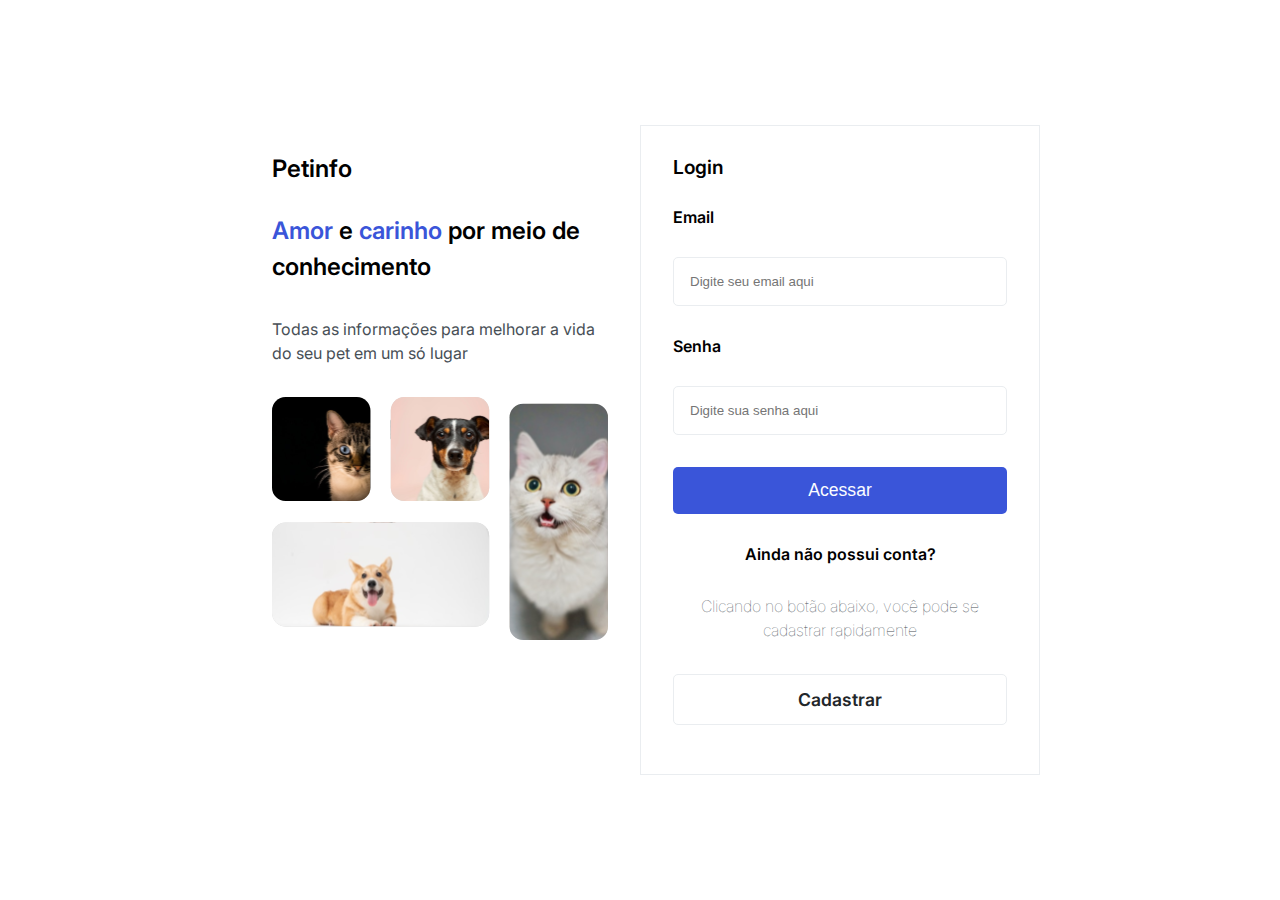
<file: index.html>
<!DOCTYPE html>
<html lang="en">
<head>
    <meta charset="UTF-8">
    <meta http-equiv="X-UA-Compatible" content="IE=edge">
    <meta name="viewport" content="width=device-width, initial-scale=1.0">
    <link rel="stylesheet" href="./src/styles/reset.css">
    <link rel="stylesheet" href="./src/styles/globalStyles.css">
    <link rel="stylesheet" href="./src/styles/toast.css">
    <link rel="stylesheet" href="./src/styles/login.css">
    <title>Document</title>
</head>
<body>
    <main>
        <div class="brandLogin__container">
            <h1>Petinfo</h1>
            <p><span>Amor</span> e <span>carinho</span> por meio de conhecimento</p>
            <span>Todas as informações para melhorar a vida do seu pet em um só lugar</span>
            <img src="./src/assets/img-login.svg" alt="">
        </div>
        <div class="loginForm__container">
            <h2>Login</h2>
            <span>Email</span>
            <input type="text" name="email" id="email" class="login__email-input login__input" placeholder="Digite seu email aqui">
            <span>Senha</span>
            <input type="password" name="password" id="password" class="login__password-input login__input" placeholder="Digite sua senha aqui">
            <button class="submitLoginBtn">Acessar</button>
            <p>Ainda não possui conta?</p>
            <span id="replaceIndicator">Clicando no botão abaixo, você pode se cadastrar rapidamente</span>            
            <a href="./src/pages/register.html" class="registerReplaceBtn">Cadastrar</a>
        </div>
    </main>

    <div class="toastLogin__container toast__container hidden">
        <div>
            <h1>Erro de Login</h1>
        </div>
         <p>Por favor, verifique seus dados.</p>
     </div>

    <div class="toastSuccessfullLogin__container toast__container hidden">
        <div>
            <img src="./src/assets/toastOk.svg" alt="">
            <h1>Login efetuado com sucesso!</h1>
        </div>
        <p>PetInfo: <span>Amor</span> e <span>carinho</span> por meio de reconhecimento</p>
     </div>

    <script type="module" src="./src/scripts/requests.js"></script>
    <script type="module" src="./src/scripts/index.js"></script>
</body>
</html>
</file>
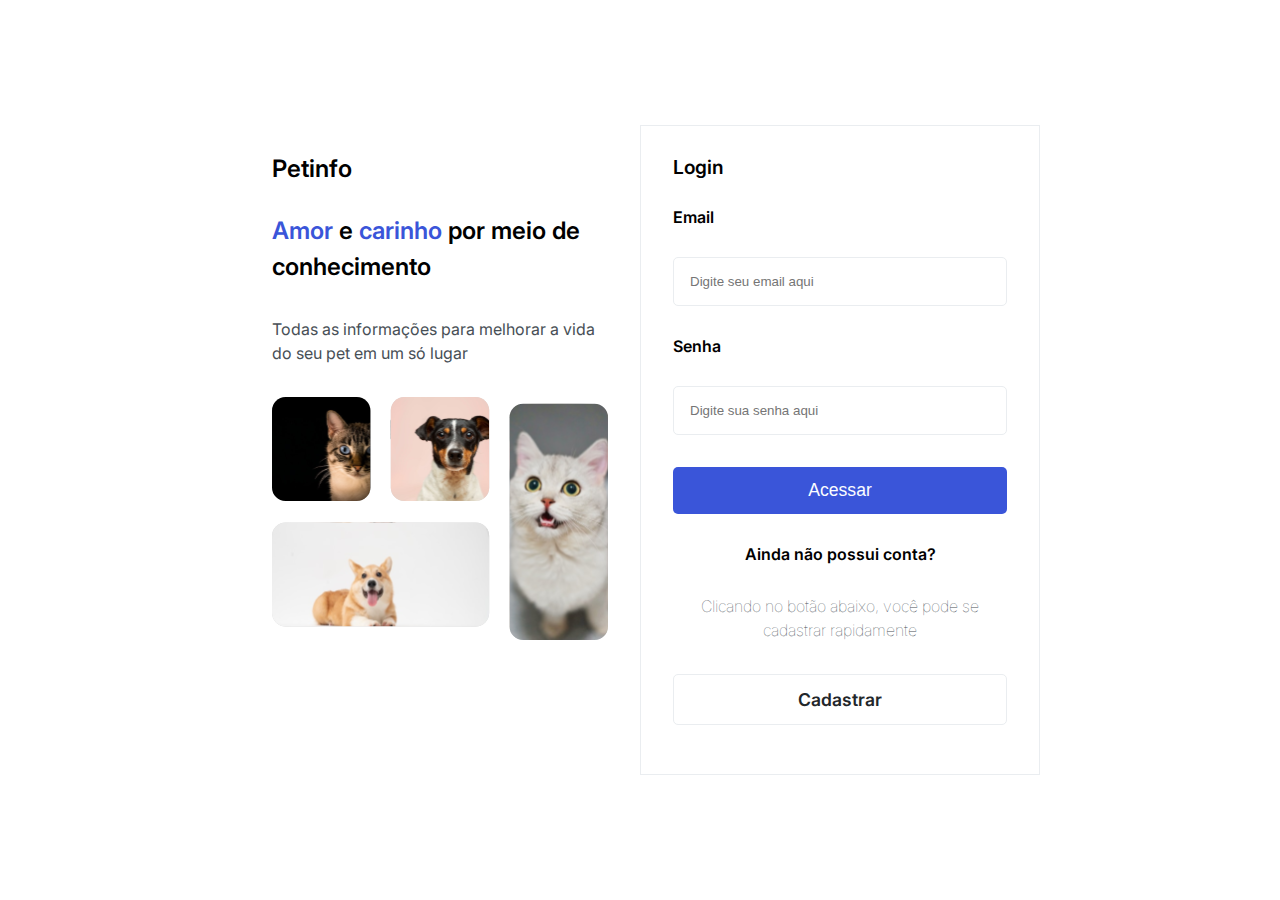
<file: src/pages/home.html>
<!DOCTYPE html>
<html lang="en">

<head>
    <meta charset="UTF-8">
    <meta http-equiv="X-UA-Compatible" content="IE=edge">
    <meta name="viewport" content="width=device-width, initial-scale=1.0">
    <!-- CSS -->
    <link rel="stylesheet" href="../styles/reset.css">
    <link rel="stylesheet" href="../styles/globalStyles.css">
    <link rel="stylesheet" href="../styles/home.css">
    <link rel="stylesheet" href="../styles/toast.css">
    <link rel="stylesheet" href="../styles/modal.css">
    <title>Document</title>
</head>

<body>
    <header>
        <h1>Petinfo</h1>
        <div class="newPost__container">
            <button class="newPostBtn">Criar publicação</button>
            <img src="" alt="">
        </div>
    </header>
    <main>
        <h2>Feed</h2>
        <ul class="posts__container">
            <li class="post__container">
                <div class="post__header">
                    <img class="post__avatar" src="" alt="">
                    <p class="post__username">Arthur Athayde</p>
                    <span class="post__data">Outubro de 2022</span>
                    <button class="editPostBtn">Editar</button>
                    <button class="deletePostBtn">Excluir</button>
                </div>
                <h3 class="post__title">Outubro Rosa: Detalhes sobre a importância da prevenção do câncer de mama em
                    cadelas e gatas</h3>
                <p class="post__abstract">Assim como em humanos, cadelas e gatas também podem desenvolver câncer de
                    mama. Ainda hoje, para ambas as espécies, o câncer de mama tem maior...</p>
                <button class="openModal">Acessar publicação</button>
            </li>
        </ul>
    </main>

    <div class="toastPosted__container toast__container hidden">
        <div>
            <img src="../assets/toastOk.svg" alt="">
            <h1>Post criado com sucesso!</h1>
        </div>
        <p>Muito obrigado por compartilhar suas experiências conosco! O post que você escreveu logo aparecerá no seu
            feed </p>
    </div>

    <div class="toastDeleted__container toast__container hidden">
        <div>
            <img src="../assets/toastOk.svg" alt="">
            <h1>Post deletado com sucesso!</h1>
        </div>
        <p>O post selecionado para exlusão foi deletado, a partir de agora não aparecerá no seu feed </p>
    </div>

    <dialog class="modal__controller--post">

    </dialog>

    <dialog class="modal__controller--newPost">
        <div class="modal__container">
            <h2>Criando novo post</h2>
            <button class="newPost__closeModalBtn closeModal">X</button>
            <p>Título do post</p>
            <input name="title" class="newPostInput newPost__title" type="text">
            <p>Conteúdo do post</p>
            <textarea class="newPostInput newPost__text" name="content" id="content" cols="30" rows="10"></textarea>
            <button class="newPost__cancelBtn closeModal">Cancelar</button>
            <button class="newPost__submitBtn">Publicar</button>
        </div>
    </dialog>

    <dialog class="modal__controller--delete">
        <div class="modal__container">
            <h2>Confirmação de exclusão</h2>
            <button class="newPost__closeModalBtn closeModal">X</button>
            <p>Tem certeza que deseja excluir esse post?</p>
            <span>Essa ação não poderá ser desfeita, então pedimos que tenha cautela antes de concluir</span>
            <button class="cancelBtn closeModal">Cancelar</button>
            <button class="deleteBtn">Sim, excluir esse post</button>
        </div>
    </dialog>

    <script type="module" src="../scripts/requests.js"></script>
    <script type="module" src="../scripts/home.js"></script>
</body>

</html>
</file>
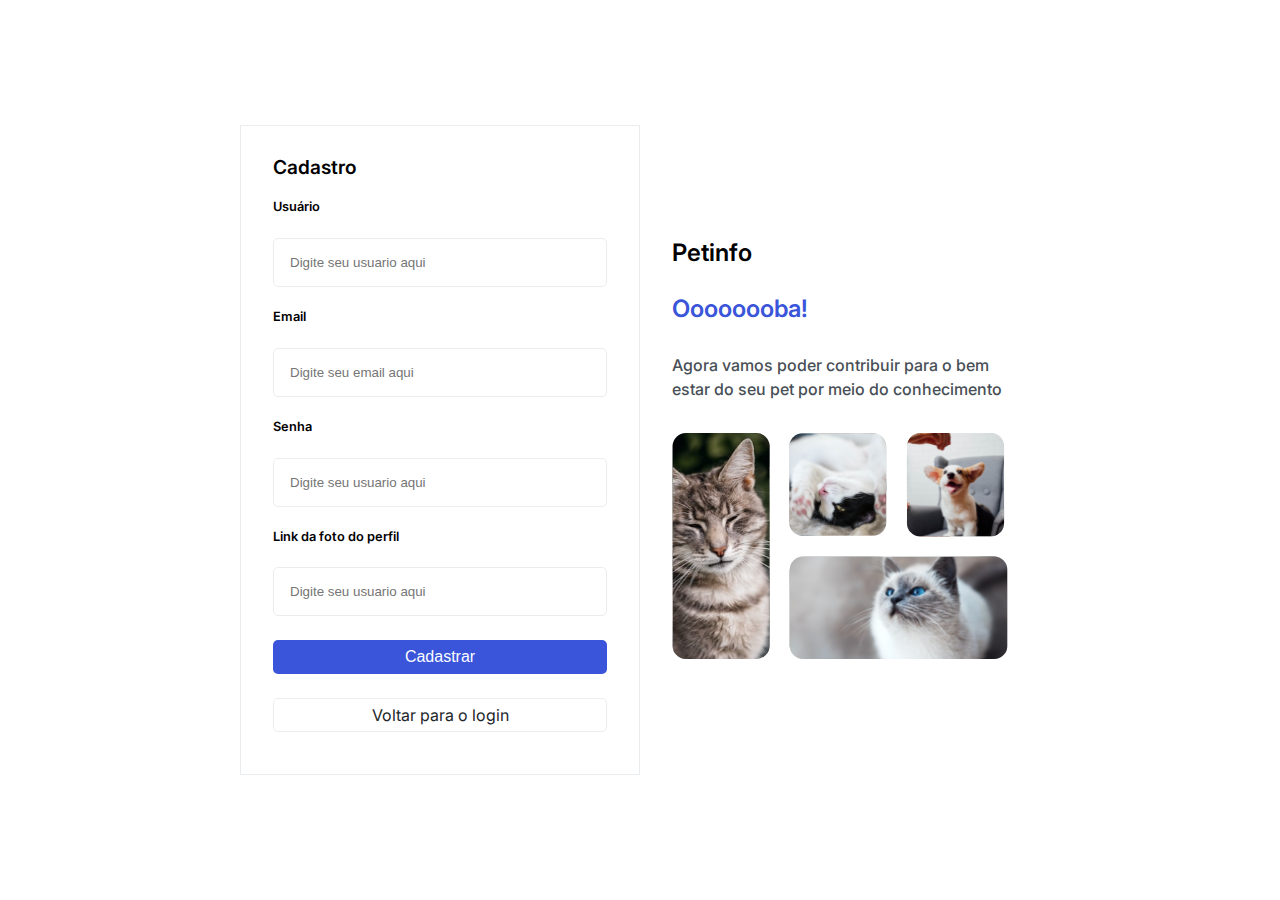
<file: src/pages/register.html>
<!DOCTYPE html>
<html lang="en">

<head>
    <meta charset="UTF-8">
    <meta http-equiv="X-UA-Compatible" content="IE=edge">
    <meta name="viewport" content="width=device-width, initial-scale=1.0">
    <!-- CSS -->
    <link rel="stylesheet" href="../styles/reset.css">
    <link rel="stylesheet" href="../styles/globalStyles.css">
    <link rel="stylesheet" href="../styles/register.css">
    <link rel="stylesheet" href="../styles/toast.css">

    <title>PetInfo</title>
</head>

<body>
    <main>
        <div class="registerForm__container">
            <h2>Cadastro</h2>
            <span>Usuário</span>
            <input name="username" type="text" class="register__user-input register__input" placeholder="Digite seu usuario aqui">
            <span>Email</span>
            <input name="email" type="text" class="register__email-input register__input" placeholder="Digite seu email aqui">
            <span>Senha</span>
            <input name="password" type="text" class="register__password-input register__input" placeholder="Digite seu usuario aqui">
            <span>Link da foto do perfil</span>
            <input name="avatar" type="text" class="register__avatarLink-input register__input" placeholder="Digite seu usuario aqui">
            <button class="registerBtn">Cadastrar</button>
            <a href="../../index.html" class="loginReplaceBtn">Voltar para o login</a>

        </div>
        <div class="brandRegister__container">
            <h1>Petinfo</h1>
            <p>Oooooooba!</p>
            <span>Agora vamos poder contribuir para o bem estar do seu pet por meio do conhecimento</span>
            <img src="../assets/petsImg.svg" alt="">
        </div>
    </main>

    <div class="toastRegister__container toast__container hidden">
        <div>
            <img src="../assets/toastOk.svg" alt="">
            <h1>Sua conta foi criada com sucesso!</h1>
        </div>
        <p>Agora você pode acessar os conteúdos utilizando seu usuário e senha na página de login: <a
                href="../../index.html">Acessar página de login</a></p>
    </div>

    <div class="toastRegisterError__container toast__container hidden">
        <div>
            <h1>Erro de cadastro</h1>
        </div>
        <p>Por favor, cheque se todos os campos estão preenchidos corretamente</p>
    </div>

    <script type="module" src="../scripts/requests.js"></script>
    <script type="module" src="../scripts/register.js"></script>
    <!-- <script type="module" src="../scripts/index.js"></script> -->

</body>

</html>
</file>
<file: src/styles/globalStyles.css>
@import url('https://fonts.googleapis.com/css2?family=Inter:wght@300;400;600;700&display=swap');

* {
  margin: 0;
  padding: 0;
  box-sizing: border-box;
}

:root {
  --brand100: hsl(230, 57%, 50%);
  --brand200: hsl(230, 68%, 54%);
  --gray100: hsl(210, 11%, 15%);
  --gray200: hsl(210, 10%, 23%);
  --gray300: hsl(210, 9%, 31%);
  --gray400: hsl(210, 7%, 56%);
  --gray500: hsl(210, 11%, 71%);
  --gray600: hsl(210, 16%, 93%);
  --gray700: hsl(210, 17%, 95%);
  --gray800: hsl(210, 17%, 98%);
  --gray900: hsl(200, 100%, 99%);
  --alert100:hsl(349, 57%, 50%);
  --alert200:hsl(349, 69%, 55%);
  --sucess100:hsl(162, 88%, 26%);
}

body {
  font-family: 'Inter', sans-serif;
}
</file>
<file: src/styles/toast.css>
.toast__container {
    position: fixed;
    bottom: 2rem;
    right: 2rem;

    width: 33rem;
    height: 10rem;

    box-shadow: 2px 5px 5px rgba(0, 0, 0, 0.1);

    display: flex;
    flex-direction: column;
    align-items: center;
    justify-content: center;
    gap: 1rem;

    padding: 2rem;

    animation: fadeIn 2s linear;
}

.toast__fadeout {
    animation: fadeOut 2s linear;
}

@keyframes fadeIn {
    0% {
        transform: translateX(150%);
        opacity: 0;
    }

    100% {
        transform: translateX(0);
        opacity: 1;
    }
}

@keyframes fadeOut {
    0% {
        transform: translateX(0);
        opacity: 1;
    }

    100% {
        transform: translateX(150%);
        opacity: 0;
    }
}

.toast__container>div {
    display: flex;
    align-items: center;
    gap: .5rem;

    align-self: flex-start;
}

.toast__container>div>h1 {
    color: var(--sucess100);

    font-size: 1.2rem;
    font-weight: 600;
}

.toast__container>p {
    line-height: 150%;
}

.hidden {
    display: none;
}

/* TOAST LOGIN */

.toastLogin__container {
    height: 8rem;
}

.toastLogin__container>div {
    align-self: center;
}

.toastLogin__container>div>h1 {
    color: var(--alert200);

    font-size: 1.2rem;
    font-weight: 600;
}

/* TOAST REGISTER ERROR */

.toastRegisterError__container {
    height: 8rem;
}

.toastRegisterError__container>div {
    align-self: center;
}

.toastRegisterError__container>div>h1 {
    color: var(--alert200);

    font-size: 1.2rem;
    font-weight: 600;
}

/* TOAST LOGIN SUCESSO */
.toastSuccessfullLogin__container > div{
    align-self: center;
}

.toastSuccessfullLogin__container >p > span{
    color: var(--brand200);
}
</file>
<file: src/styles/login.css>
main {
    display: flex;
    justify-content: center;
    align-items: center;

    width: 100vw;
    height: 100vh;
}

.brandLogin__container {
    display: flex;
    flex-direction: column;
    gap: 2rem;

    padding: 2rem;


    width: 400px;
    height: 650px;

}

.brandLogin__container>h1 {
    font-size: 1.5rem;
    font-weight: 600;
}

.brandLogin__container>p {
    font-size: 1.5rem;
    font-weight: 600;

    line-height: 150%;
}

.brandLogin__container>p>span {
    color: var(--brand200);
}

.brandLogin__container>span {
    line-height: 150%;

    color: var(--gray300);
}

.loginForm__container {
    display: flex;
    flex-direction: column;
    gap: 2rem;

    padding: 2rem;


    width: 400px;
    height: 650px;

    border: solid 1px var(--gray600);
}

.loginForm__container>h2 {
    font-size: 1.2rem;
    font-weight: 600;
}

.loginForm__container>span {
    font-weight: 600;
}

.loginForm__container>input {
    padding: 1rem;

    border: solid 1px var(--gray600);
    border-radius: 5px;
}

.submitLoginBtn {
    padding: .8rem 1rem;

    background-color: var(--brand200);

    border: none;
    border-radius: 5px;

    color: var(--gray900);
    font-size: 1.1rem;

    cursor: pointer;
}

.loginForm__container>p {
    align-self: center;

    font-weight: 600;
}

#replaceIndicator {
    font-weight: 100;
    color: var(--gray300);
    line-height: 150%;

    text-align: center;
}

.registerReplaceBtn {
    display: flex;
    justify-content: center;
    align-items: center;

    text-decoration: none;

    cursor: pointer;

    padding: 1rem;

    border: solid 1px var(--gray600);
    border-radius: 5px;

    color: var(--gray100);
    font-weight: 600;
    font-size: 1.1rem;
}
</file>
<file: src/styles/home.css>
header {
    display: flex;
    justify-content: space-between;
    align-items: center;

    width: 80vw;
    height: 8rem;

    margin: 0 auto;

}

h1 {
    font-weight: 600;

    font-size: 1.2rem;
}

.newPostBtn {
    background-color: var(--brand200);

    padding: .35rem .75rem;

    border: none;

    color: var(--gray900);

    border-radius: 3px;

    font-size: .75rem;
}

.newPost__container>img {
    width: 2rem;
}

main {
    width: 80vw;
    height: 100vh;

    margin: 0 auto;
    
}

h2 {
    font-weight: 600;

    font-size: 1.2rem;
}

.posts__container {
    display: flex;
    flex-direction: column;
    gap: 3rem;
    width: 80vw;

    margin: 0 auto;

 
    
}

.post__container {
    display: flex;
    flex-direction: column;
    gap: 1.5rem;

    width: 60%;

    margin: 0 auto;
}

.post__header {
    display: flex;
    gap: 1rem;
    align-items: center;

    position: relative;
}

.post__avatar {
    width: 2.5rem;

    border-radius: 100%;
}

.post__username {
    font-weight: 600;

    padding-right: 1rem;
    border-right: solid 1px var(--gray600);
}

.post__header>button {
    padding: .4rem .5rem;

    border: solid 1px var(--gray600);

    border-radius: 5px;

    font-weight: 600;
}

.post__data {
    color: var(--gray400);
}

.editPostBtn {
    position: absolute;
    right: 5rem;

    background-color: transparent;
}

.deletePostBtn {
    position: absolute;
    right: 0;

    background-color: var(--gray600);

    color: var(--gray400);
}

.post__title{
    font-size: 1.5rem;
    font-weight: 600;
    line-height: 150%;
}

.post__abstract{
    line-height: 150%;
    color: var(--gray300);
}

.openModal{
    background-color: transparent;

    border: none;

    align-self: flex-start;

    color: var(--brand200);
    font-weight: 600;
}
</file>
<file: src/styles/modal.css>
.modal__controller--post {
    margin: auto;

    width: 800px;
    height: 400px;

    border: none;
    border-radius: 5px;
}

.modal__container {
    display: flex;
    flex-direction: column;
    gap: 1.5rem;

    padding: 2rem;

    position: relative;
}

.modal__avatar {
    width: 2.5rem;

    border-radius: 100%;
}

.modal__header {
    display: flex;
    gap: 1rem;
    align-items: center;

    position: relative;
}

.modal__username {
    font-weight: 600;

    padding-right: 1rem;
    border-right: solid 1px var(--gray600);
}

.modal__data {
    color: var(--gray400);
}

.closeModalBtn {
    background-color: var(--gray600);

    border: none;
    border-radius: 3px;

    width: 1rem;

    padding: .5rem 1.2rem;

    display: flex;
    justify-content: center;
    align-items: center;

    color: var(--gray400);

    position: absolute;
    right: 0;
}

.modal__title {
    font-size: 1.5rem;
    font-weight: 600;
    line-height: 150%;
}

.modal__abstract {
    line-height: 150%;
    color: var(--gray300);
}

.modal__controller--newPost {
    margin: auto;

    width: 800px;
    height: 500px;

    border: none;
    border-radius: 5px;

    position: relative;
}

.modal__container>input {
    padding: 1rem;

    border: solid 1px var(--gray600);
    border-radius: 5px;
}

.modal__container>textarea {
    padding: 1rem;

    border: solid 1px var(--gray600);
    border-radius: 5px;

    resize: none;
}

.modal__container > button{
    padding: .4rem .5rem;

    border: solid 1px var(--gray600);

    border-radius: 5px;

}

.newPost__cancelBtn {
    position: absolute;
    bottom: -1rem;
    right: 7.5rem;

    background-color: var(--gray600);

    color: var(--gray400);
}

.newPost__submitBtn {
    position: absolute;
    bottom: -1rem;
    right: 2rem;

    
    background-color: var(--brand200);

    color: var(--gray900);
}

.newPost__closeModalBtn{
    background-color: var(--gray600);

    border: none;
    border-radius: 3px;

    width: 1rem;

    padding: .5rem 2rem;

    display: flex;
    justify-content: center;
    align-items: center;

    color: var(--gray400);

    position: absolute;
    right: 2rem;
}

.modal__controller--delete{
    margin: auto;

    width: 800px;
    height: 300px;

    border: none;
    border-radius: 5px;

    position: relative;
}

.modal__controller--delete > button {
    padding: .4rem .5rem;

    border: solid 1px var(--gray600);

    border-radius: 5px;
}

.deleteBtn{
    position: absolute;
    bottom: -1rem;
    right: 2rem;

    
    background-color: var(--alert200);

    color: var(--gray900);
}

.cancelBtn{
    position: absolute;
    bottom: -1rem;
    right: 12rem;

    background-color: var(--gray600);

    color: var(--gray400);
}
</file>
<file: src/styles/register.css>
main {
    display: flex;
    justify-content: center;
    align-items: center;

    width: 100vw;
    height: 100vh;

}

.registerForm__container {
    display: flex;
    flex-direction: column;
    gap: 1.5rem;

    padding: 2rem;


    width: 400px;
    height: 650px;

    border: solid 1px var(--gray600);
}

.registerForm__container>h2 {
    font-size: 1.2rem;
    font-weight: 600;
}

.registerForm__container>span {
    font-weight: 600;
    font-size: .8rem;
}

.registerForm__container>input {
    padding: 1rem;

    border: solid 1px var(--gray600);
    border-radius: 5px;
}

.registerBtn {
    padding: .5rem 1rem;

    background-color: var(--brand200);

    border: none;
    border-radius: 5px;

    color: var(--gray900);
    font-size: 1rem;

    cursor: pointer;
}

.loginReplaceBtn {
    display: flex;
    justify-content: center;
    align-items: center;

    padding: .5rem 1rem;

    background-color: transparent;

    border: solid 1px var(--gray600);
    border-radius: 5px;

    color: var(--gray100);
    font-size: 1rem;
    text-decoration: none;

    cursor: pointer;
}

.brandRegister__container {
    display: flex;
    flex-direction: column;
    justify-content: center;
    gap: 2rem;

    padding: 2rem;


    width: 400px;
    height: 650px;
}

.brandRegister__container {
    font-size: 1.5rem;
    font-weight: 600;
}

.brandRegister__container>p {
    font-size: 1.5rem;
    font-weight: 600;

    color: var(--brand200);
}

.brandRegister__container>p>span {
    color: var(--brand200);
}

.brandRegister__container>span {
    line-height: 150%;

    color: var(--gray300);

    font-size: 1rem;

    font-weight: 500;
}
</file>
